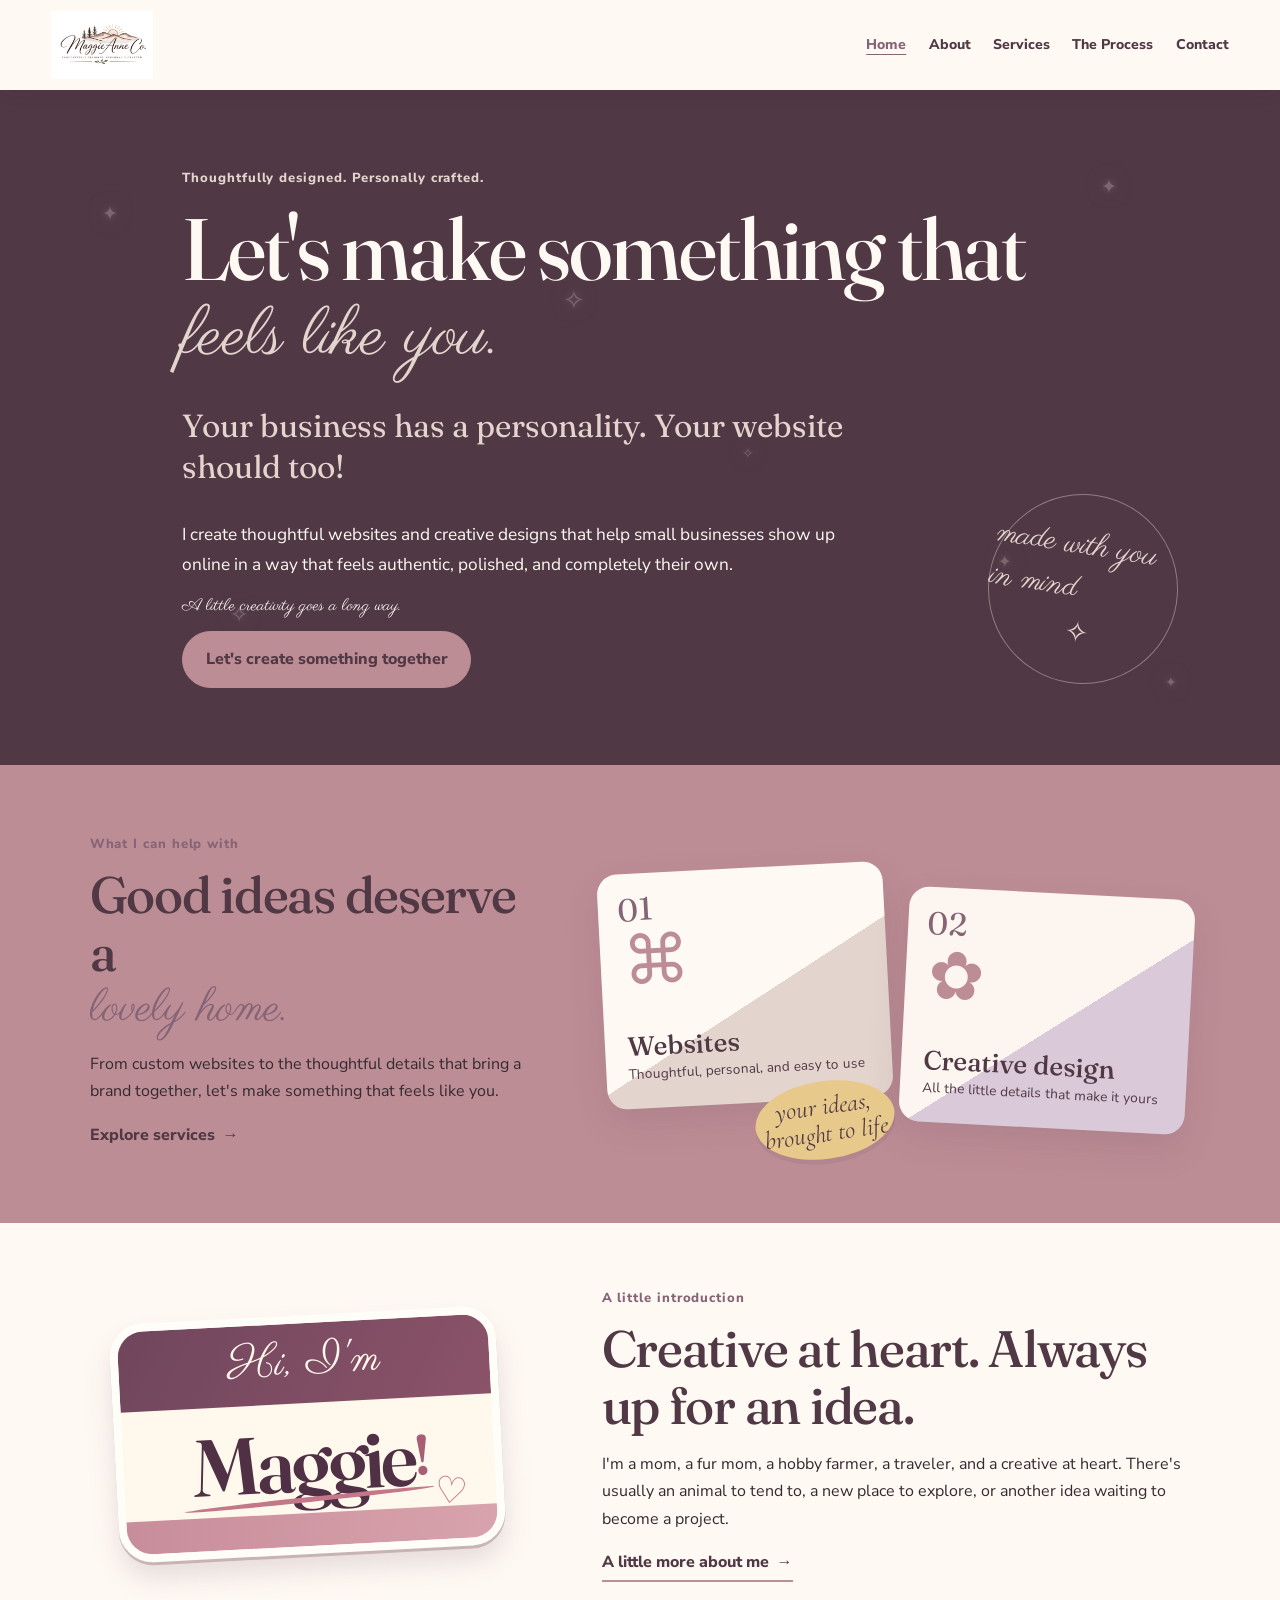
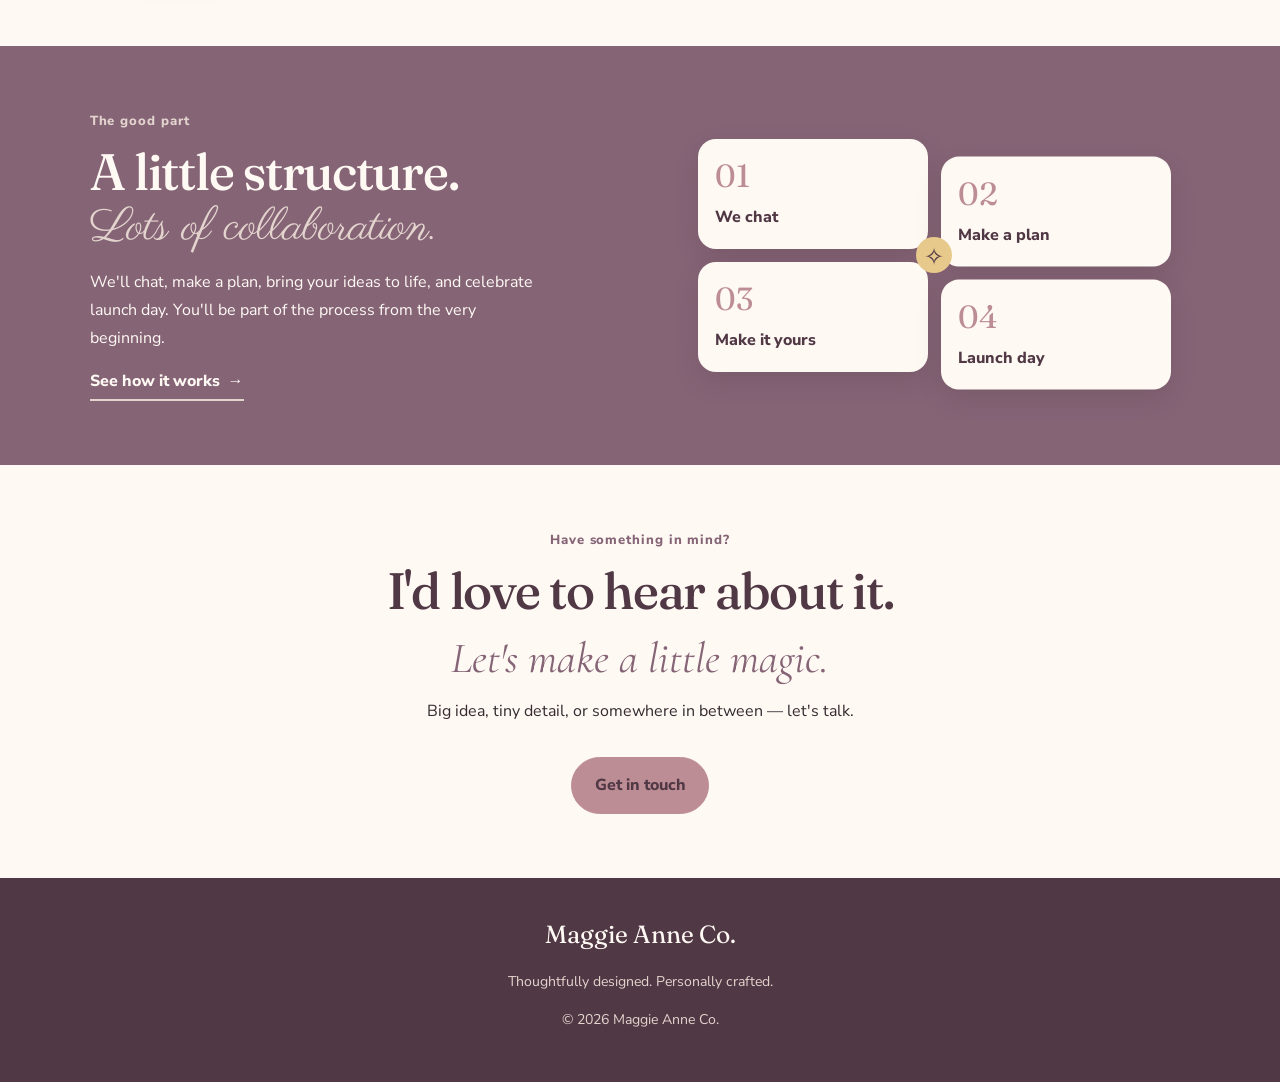
<file: index.html>
<!doctype html>
<html lang="en">
<head>
  <meta charset="utf-8"><meta name="viewport" content="width=device-width, initial-scale=1">
  <meta name="description" content="Thoughtfully designed websites and creative design from Maggie Anne Co.">
  <meta name="theme-color" content="#503845"><title>Home | Maggie Anne Co.</title>
  <link rel="stylesheet" href="style.css"><script src="script.js" defer></script>
</head>
<body>
<header class="site-header"><a class="brand" href="index.html" aria-label="Maggie Anne Co. home"><img src="assets/brand/Untitled%20design%20-%201.png" alt="Maggie Anne Co."></a><nav class="nav" aria-label="Main navigation"><a href="index.html" aria-current="page">Home</a><a href="about.html">About</a><a href="services.html">Services</a><a href="process.html">The Process</a><a href="contact.html">Contact</a></nav></header>
<main>
<section class="hero home-hero"><div class="sparkle-field" aria-hidden="true"><span class="sparkle s1">✦</span><span class="sparkle s2">✧</span><span class="sparkle s3">✦</span><span class="sparkle s4">✧</span><span class="sparkle s5">✦</span><span class="sparkle s6">✧</span><span class="sparkle s7">✦</span></div><div class="hero-inner">
<p class="eyebrow">Thoughtfully designed. Personally crafted.</p><h1>Let's make something that <span class="script-accent">feels like you.</span></h1><p class="hero-lede">Your business has a personality. Your website should too!</p><p>I create thoughtful websites and creative designs that help small businesses show up online in a way that feels authentic, polished, and completely their own.</p><p class="script-accent hero-script">A little creativity goes a long way.</p><a class="btn" href="contact.html">Let's create something together</a>
</div><div class="hero-side-note" aria-hidden="true"><span>made with you in mind</span><b>✧</b></div></section>
<section class="section rose home-offerings"><div class="section-inner home-feature-layout">
<div class="home-section-copy"><p class="eyebrow">What I can help with</p><h2>Good ideas deserve a <em class="script-accent">lovely home.</em></h2><p>From custom websites to the thoughtful details that bring a brand together, let's make something that feels like you.</p><a class="text-link" href="services.html">Explore services <span aria-hidden="true">→</span></a></div>
<div class="mini-showcase" aria-label="Creative services preview">
<a class="showcase-card showcase-web" href="services.html"><span class="showcase-number">01</span><span class="showcase-symbol">⌘</span><strong>Websites</strong><small>Thoughtful, personal, and easy to use</small></a>
<a class="showcase-card showcase-design" href="services.html"><span class="showcase-number">02</span><span class="showcase-symbol">✿</span><strong>Creative design</strong><small>All the little details that make it yours</small></a>
<div class="showcase-note script-accent cormorant-accent">your ideas, brought to life</div>
</div></div></section>
<section class="section intro-strip"><div class="section-inner intro-feature">
<div class="intro-script-panel" aria-label="Hi, I'm Maggie name tag sticker"><div class="name-tag-sticker"><div class="name-tag-top">Hi, I'm</div><div class="name-tag-main">Maggie<span>!</span></div><div class="name-tag-underline" aria-hidden="true"><span></span><b>♡</b></div><div class="name-tag-bottom" aria-hidden="true"></div></div></div>
<div class="intro-copy"><p class="eyebrow">A little introduction</p><h2>Creative at heart. Always up for an idea.</h2><p>I'm a mom, a fur mom, a hobby farmer, a traveler, and a creative at heart. There's usually an animal to tend to, a new place to explore, or another idea waiting to become a project.</p><a class="text-link" href="about.html">A little more about me <span aria-hidden="true">→</span></a></div>
</div></section>
<section class="section mauve home-process"><div class="section-inner home-feature-layout reverse">
<div class="home-section-copy light-copy"><p class="eyebrow">The good part</p><h2>A little structure. <em class="script-accent">Lots of collaboration.</em></h2><p>We'll chat, make a plan, bring your ideas to life, and celebrate launch day. You'll be part of the process from the very beginning.</p><a class="text-link" href="process.html">See how it works <span aria-hidden="true">→</span></a></div>
<div class="process-preview" aria-label="Four steps in the design process"><div class="preview-step"><b>01</b><span>We chat</span></div><div class="preview-step"><b>02</b><span>Make a plan</span></div><div class="preview-step"><b>03</b><span>Make it yours</span></div><div class="preview-step"><b>04</b><span>Launch day</span></div><span class="preview-spark">✧</span></div>
</div></section>
<section class="section final-invitation center"><div class="section-inner"><p class="eyebrow">Have something in mind?</p><h2>I'd love to hear about it.</h2><p class="script-accent closing-script cormorant-accent">Let's make a little magic.</p><p>Big idea, tiny detail, or somewhere in between — let's talk.</p><a class="btn" href="contact.html">Get in touch</a></div></section>
</main><footer class="site-footer"><div class="footer-mark">Maggie Anne Co.</div><p>Thoughtfully designed. Personally crafted.</p><p>© <span id="year"></span> Maggie Anne Co.</p></footer>
</body></html>
</file>
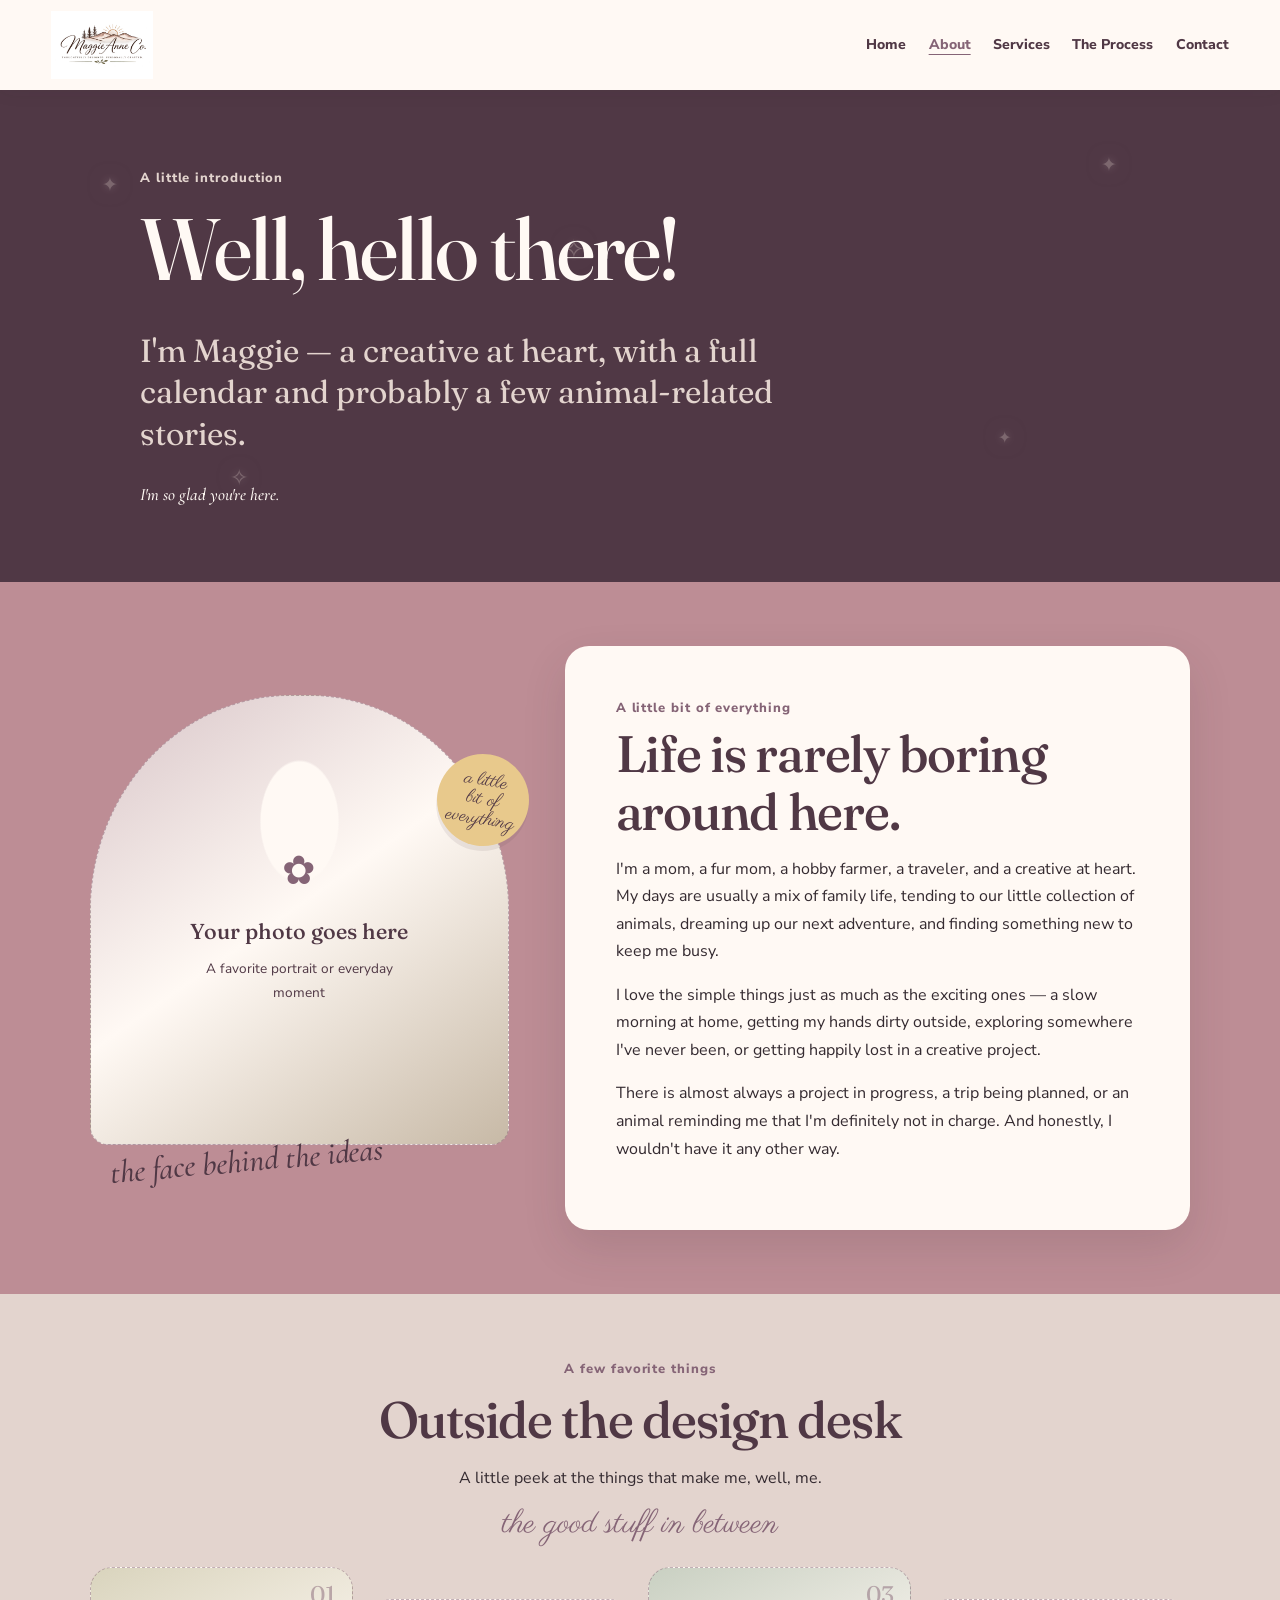
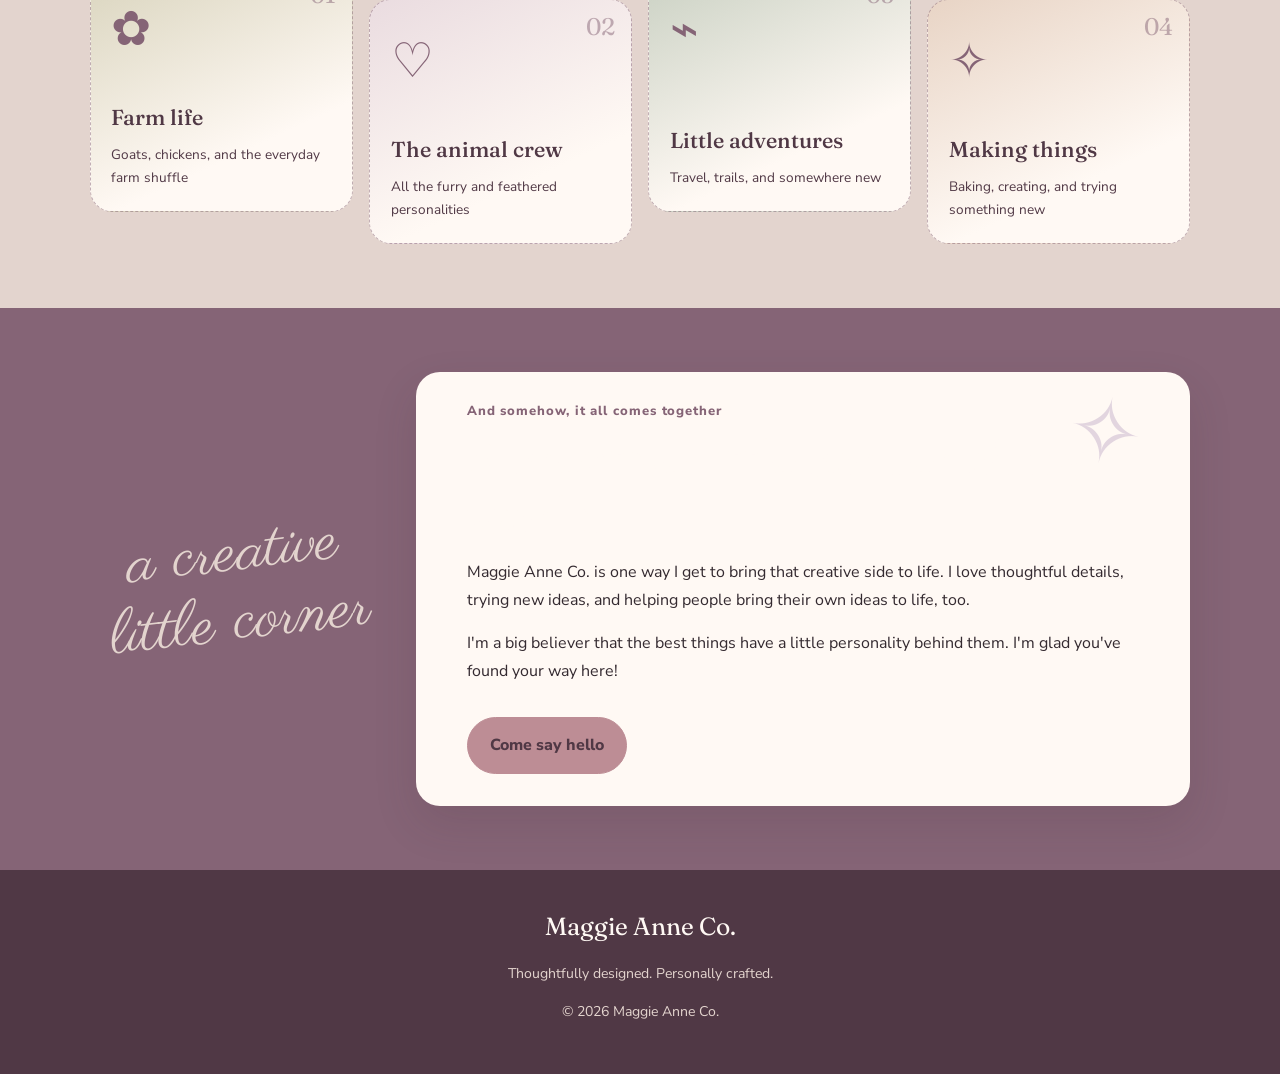
<file: about.html>
<!doctype html>
<html lang="en">
<head><meta charset="utf-8"><meta name="viewport" content="width=device-width, initial-scale=1"><meta name="description" content="A little about Maggie, the person behind Maggie Anne Co."><title>About | Maggie Anne Co.</title><link rel="stylesheet" href="style.css"><script src="script.js" defer></script></head>
<body class="about-page">
<header class="site-header"><a class="brand" href="index.html" aria-label="Maggie Anne Co. home"><img src="assets/brand/Untitled%20design%20-%201.png" alt="Maggie Anne Co."></a><nav class="nav" aria-label="Main navigation"><a href="index.html">Home</a><a href="about.html" aria-current="page">About</a><a href="services.html">Services</a><a href="process.html">The Process</a><a href="contact.html">Contact</a></nav></header>
<main>
<section class="hero about-hero"><div class="sparkle-field" aria-hidden="true"><span class="sparkle s1">✦</span><span class="sparkle s2">✧</span><span class="sparkle s3">✦</span><span class="sparkle s4">✧</span><span class="sparkle s5">✦</span></div><div class="hero-inner"><p class="eyebrow">A little introduction</p><h1>Well, hello there!</h1><p class="hero-lede">I'm Maggie — a creative at heart, with a full calendar and probably a few animal-related stories.</p><p class="script-accent hero-script">I'm so glad you're here.</p></div></section>
<section class="section rose"><div class="section-inner about-intro">
<div class="about-photo-composition"><div class="photo-placeholder photo-main"><span class="placeholder-icon">✿</span><strong>Your photo goes here</strong><small>A favorite portrait or everyday moment</small></div><span class="photo-caption script-accent">the face behind the ideas</span><span class="photo-sticker">a little<br>bit of<br>everything</span></div>
<div class="panel about-story"><p class="eyebrow">A little bit of everything</p><h2>Life is rarely boring around here.</h2><p>I'm a mom, a fur mom, a hobby farmer, a traveler, and a creative at heart. My days are usually a mix of family life, tending to our little collection of animals, dreaming up our next adventure, and finding something new to keep me busy.</p><p>I love the simple things just as much as the exciting ones — a slow morning at home, getting my hands dirty outside, exploring somewhere I've never been, or getting happily lost in a creative project.</p><p>There is almost always a project in progress, a trip being planned, or an animal reminding me that I'm definitely not in charge. And honestly, I wouldn't have it any other way.</p></div>
</div></section>
<section class="section cream"><div class="section-inner"><div class="section-heading"><p class="eyebrow">A few favorite things</p><h2>Outside the design desk</h2><p>A little peek at the things that make me, well, me.</p><span class="script-accent parisienne-accent section-script">the good stuff in between</span></div>
<div class="photo-grid editorial-photo-grid">
<div class="photo-placeholder farm-photo"><span class="placeholder-icon">✿</span><strong>Farm life</strong><small>Goats, chickens, and the everyday farm shuffle</small><span class="photo-index">01</span></div>
<div class="photo-placeholder animal-photo"><span class="placeholder-icon">♡</span><strong>The animal crew</strong><small>All the furry and feathered personalities</small><span class="photo-index">02</span></div>
<div class="photo-placeholder travel-photo"><span class="placeholder-icon">⌁</span><strong>Little adventures</strong><small>Travel, trails, and somewhere new</small><span class="photo-index">03</span></div>
<div class="photo-placeholder making-photo"><span class="placeholder-icon">✧</span><strong>Making things</strong><small>Baking, creating, and trying something new</small><span class="photo-index">04</span></div>
</div></div></section>
<section class="section mauve"><div class="section-inner about-ending"><div class="about-ending-mark script-accent parisienne-accent">a creative little corner</div><div class="panel panel-feature"><p class="eyebrow">And somehow, it all comes together</p><h2>A creative little corner of my world.</h2><p>Maggie Anne Co. is one way I get to bring that creative side to life. I love thoughtful details, trying new ideas, and helping people bring their own ideas to life, too.</p><p>I'm a big believer that the best things have a little personality behind them. I'm glad you've found your way here!</p><a class="btn" href="contact.html">Come say hello</a></div></div></section>
</main><footer class="site-footer"><div class="footer-mark">Maggie Anne Co.</div><p>Thoughtfully designed. Personally crafted.</p><p>© <span id="year"></span> Maggie Anne Co.</p></footer>
</body></html>
</file>
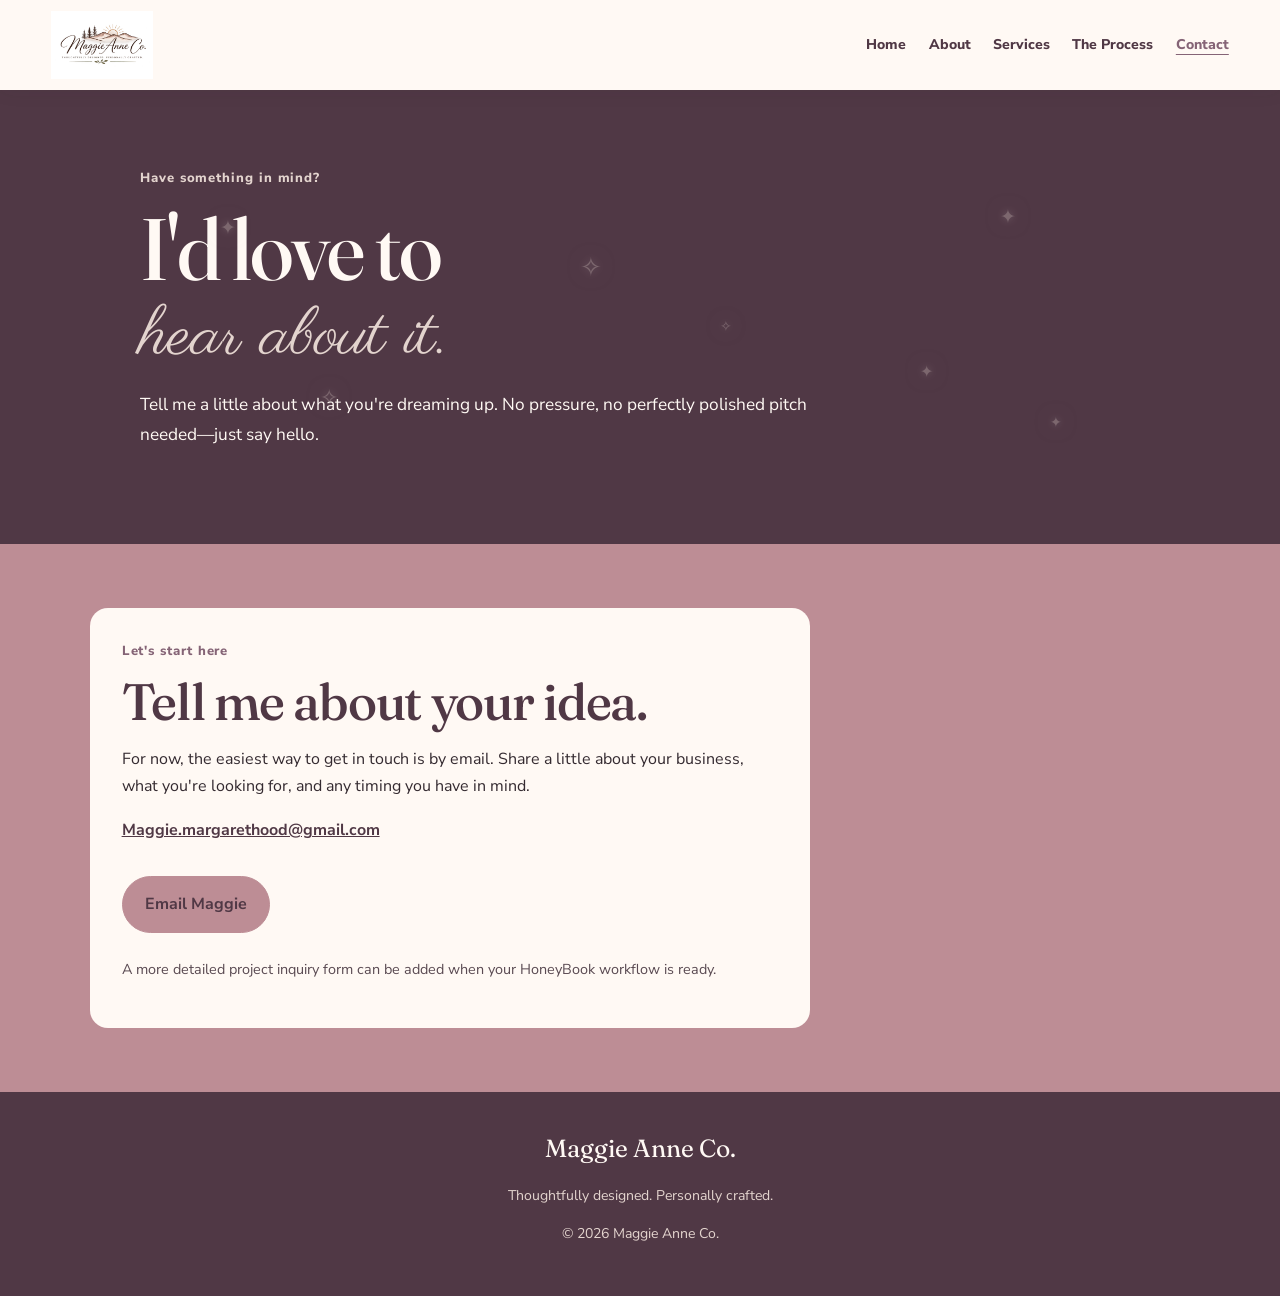
<file: contact.html>
<!doctype html><html lang="en"><head><meta charset="utf-8"><meta name="viewport" content="width=device-width,initial-scale=1"><meta name="description" content="Get in touch with Maggie Anne Co. about your website or creative design project."><title>Contact | Maggie Anne Co.</title><link rel="stylesheet" href="style.css"><script src="script.js" defer></script></head><body><header class="site-header"><a class="brand" href="index.html"><img src="assets/brand/Untitled%20design%20-%201.png" alt="Maggie Anne Co."></a><nav class="nav"><a href="index.html">Home</a><a href="about.html">About</a><a href="services.html">Services</a><a href="process.html">The Process</a><a aria-current="page" href="contact.html">Contact</a></nav></header><main><section class="hero"><div class="hero-inner"><div class="sparkle-field" aria-hidden="true"><span class="sparkle s1">✦</span><span class="sparkle s2">✧</span><span class="sparkle s3">✦</span><span class="sparkle s4">✧</span><span class="sparkle s5">✦</span><span class="sparkle s6">✧</span><span class="sparkle s7">✦</span></div><p class="eyebrow">Have something in mind?</p><h1>I'd love to <span class="script-accent">hear about it.</span></h1><p>Tell me a little about what you're dreaming up. No pressure, no perfectly polished pitch needed—just say hello.</p></div></section><section class="section rose"><div class="section-inner"><div class="contact-card"><p class="eyebrow">Let's start here</p><h2>Tell me about your idea.</h2><p>For now, the easiest way to get in touch is by email. Share a little about your business, what you're looking for, and any timing you have in mind.</p><p><a href="mailto:Maggie.margarethood@gmail.com?subject=Maggie%20Anne%20Co.%20Project%20Inquiry">Maggie.margarethood@gmail.com</a></p><a class="btn" href="mailto:Maggie.margarethood@gmail.com?subject=Maggie%20Anne%20Co.%20Project%20Inquiry">Email Maggie</a><p class="small-note">A more detailed project inquiry form can be added when your HoneyBook workflow is ready.</p></div></div></section></main><footer class="site-footer"><div class="footer-mark">Maggie Anne Co.</div><p>Thoughtfully designed. Personally crafted.</p><p>© <span id="year"></span> Maggie Anne Co.</p></footer></body></html>
</file>
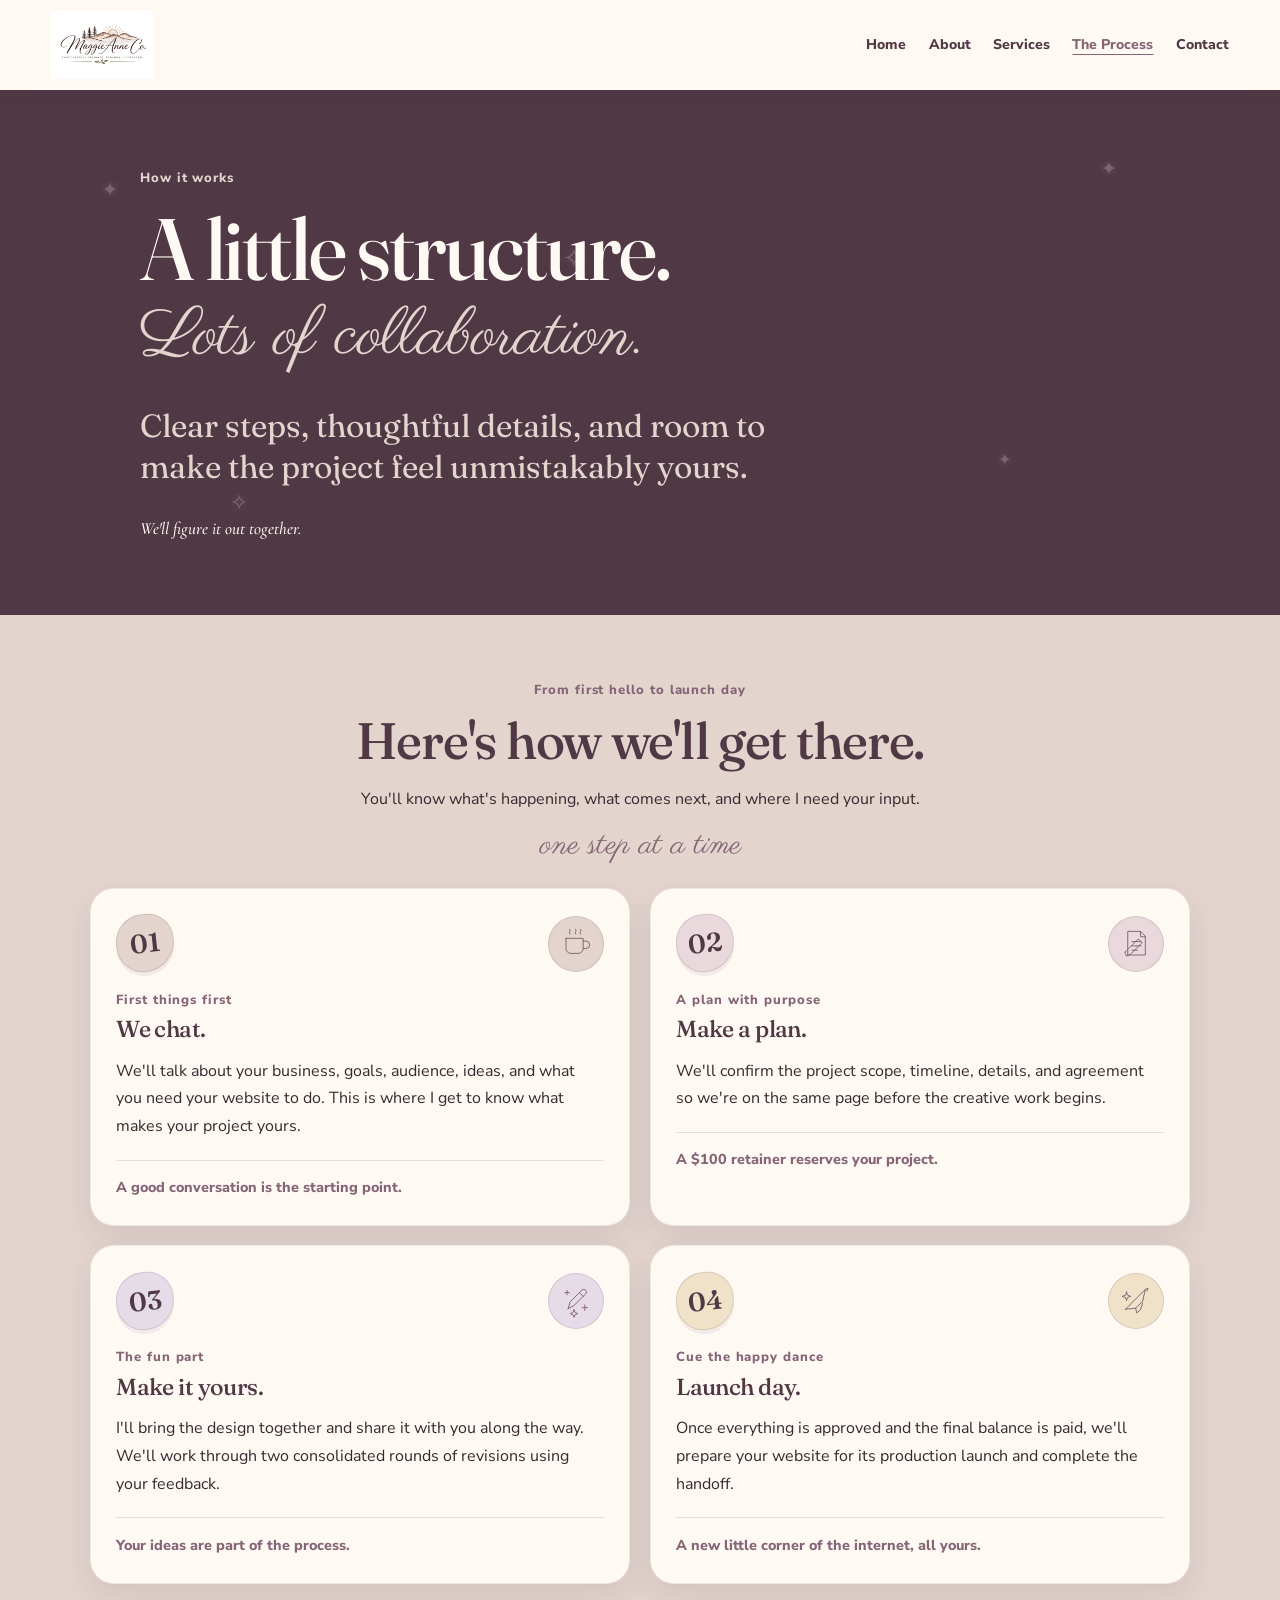
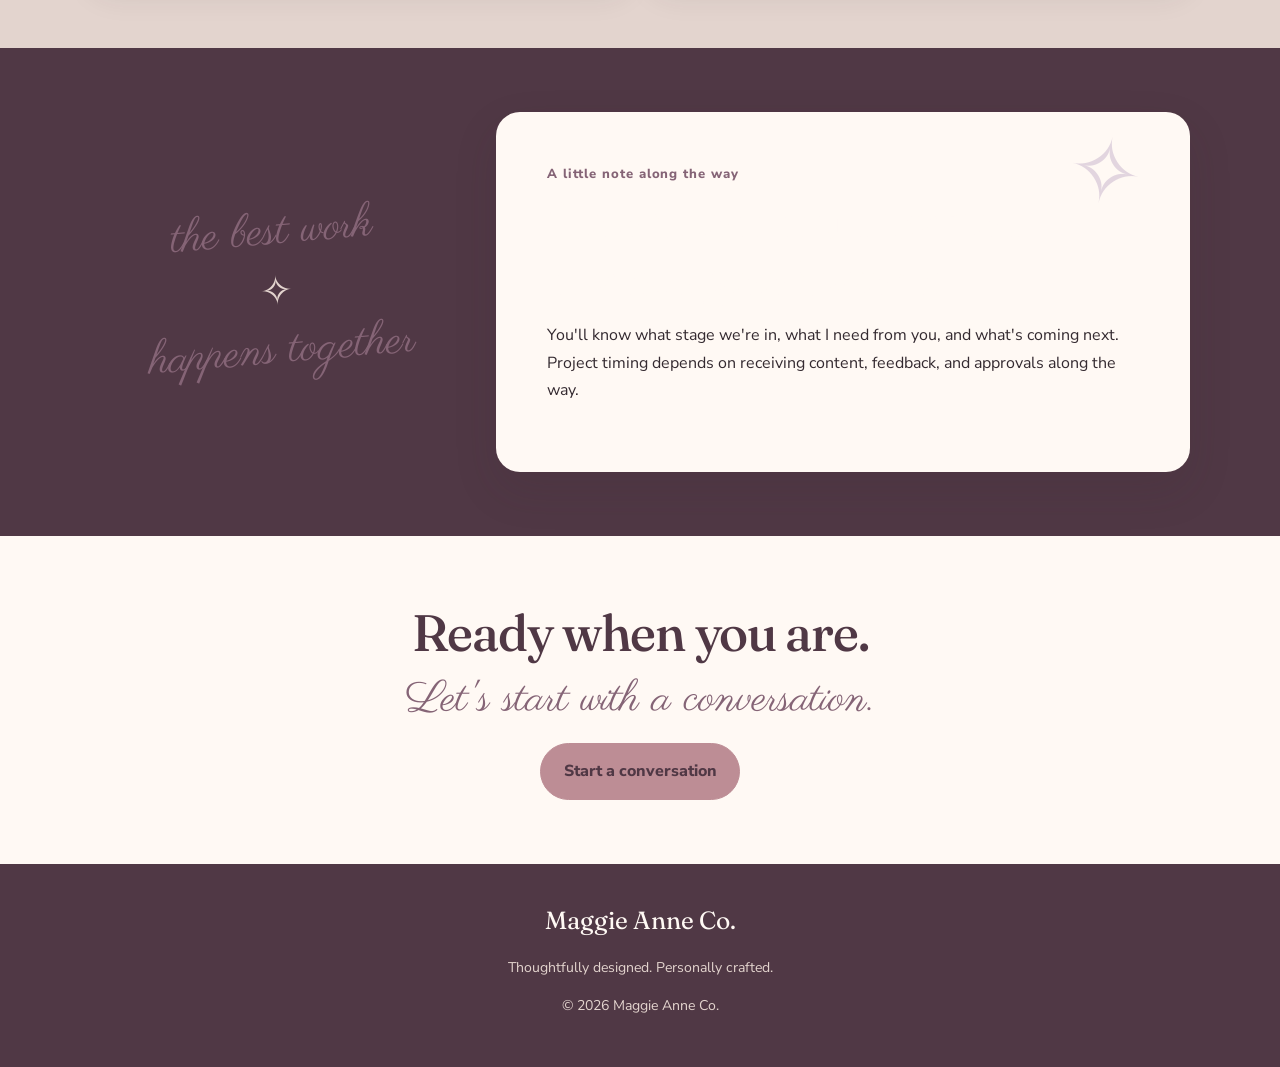
<file: process.html>
<!doctype html>
<html lang="en">
<head><meta charset="utf-8"><meta name="viewport" content="width=device-width, initial-scale=1"><meta name="description" content="A collaborative website design process, from first conversation to launch."><title>The process | Maggie Anne Co.</title><link rel="stylesheet" href="style.css"><script src="script.js" defer></script></head>
<body>
<header class="site-header"><a class="brand" href="index.html" aria-label="Maggie Anne Co. home"><img src="assets/brand/Untitled%20design%20-%201.png" alt="Maggie Anne Co."></a><nav class="nav" aria-label="Main navigation"><a href="index.html">Home</a><a href="about.html">About</a><a href="services.html">Services</a><a href="process.html" aria-current="page">The Process</a><a href="contact.html">Contact</a></nav></header>
<main>
<section class="hero process-hero"><div class="sparkle-field" aria-hidden="true"><span class="sparkle s1">✦</span><span class="sparkle s2">✧</span><span class="sparkle s3">✦</span><span class="sparkle s4">✧</span><span class="sparkle s5">✦</span></div><div class="hero-inner"><p class="eyebrow">How it works</p><h1>A little structure. <span class="script-accent">Lots of collaboration.</span></h1><p class="hero-lede">Clear steps, thoughtful details, and room to make the project feel unmistakably yours.</p><p class="script-accent cormorant-accent hero-script">We'll figure it out together.</p></div></section>
<section class="section cream"><div class="section-inner"><div class="section-heading"><p class="eyebrow">From first hello to launch day</p><h2>Here's how we'll get there.</h2><p>You'll know what's happening, what comes next, and where I need your input.</p><span class="script-accent section-script">one step at a time</span></div>
<div class="process-grid">
<article class="process-card"><div class="process-top"><span class="number">01</span><span class="process-icon" aria-hidden="true"><svg viewBox="0 0 64 64"><path d="M13 23h32v19a9 9 0 0 1-9 9H22a9 9 0 0 1-9-9V23Z"/><path d="M45 28h5a7 7 0 0 1 0 14h-5M20 15c-3-4 3-5 0-9M31 15c-3-4 3-5 0-9M40 15c-3-4 3-5 0-9"/></svg></span></div><p class="eyebrow">First things first</p><h3>We chat.</h3><p>We'll talk about your business, goals, audience, ideas, and what you need your website to do. This is where I get to know what makes your project yours.</p><span class="step-note">A good conversation is the starting point.</span></article>
<article class="process-card"><div class="process-top"><span class="number">02</span><span class="process-icon" aria-hidden="true"><svg viewBox="0 0 64 64"><path d="M17 10h23l9 9v35H17zM40 10v10h9M24 29h17M24 37h17M24 45h10"/><path d="m11 49 3 7 7-3 22-22-7-7-22 22Z"/></svg></span></div><p class="eyebrow">A plan with purpose</p><h3>Make a plan.</h3><p>We'll confirm the project scope, timeline, details, and agreement so we're on the same page before the creative work begins.</p><span class="step-note">A $100 retainer reserves your project.</span></article>
<article class="process-card"><div class="process-top"><span class="number">03</span><span class="process-icon" aria-hidden="true"><svg viewBox="0 0 64 64"><path d="m17 46 4-13L43 11a5 5 0 0 1 7 7L28 40l-11 6Z"/><path d="m38 16 7 7M15 12v8M11 16h8M48 39v10M43 44h10M28 48l2 5 5 2-5 2-2 5-2-5-5-2 5-2 2-5Z"/></svg></span></div><p class="eyebrow">The fun part</p><h3>Make it yours.</h3><p>I'll bring the design together and share it with you along the way. We'll work through two consolidated rounds of revisions using your feedback.</p><span class="step-note">Your ideas are part of the process.</span></article>
<article class="process-card"><div class="process-top"><span class="number">04</span><span class="process-icon" aria-hidden="true"><svg viewBox="0 0 64 64"><path d="M12 47 49 10l-5 22-13 13-19 2Z"/><path d="m31 45 2 9 7-6 4-13M49 10l5-2-2 5M14 15l2 6 6 2-6 2-2 6-2-6-6-2 6-2 2-6Z"/></svg></span></div><p class="eyebrow">Cue the happy dance</p><h3>Launch day.</h3><p>Once everything is approved and the final balance is paid, we'll prepare your website for its production launch and complete the handoff.</p><span class="step-note">A new little corner of the internet, all yours.</span></article>
</div></div></section>
<section class="section plum"><div class="section-inner communication-section"><div class="communication-ornament"><span class="script-accent">the best work</span><b>✧</b><span class="script-accent">happens together</span></div><div class="panel panel-feature"><p class="eyebrow">A little note along the way</p><h2>Good communication makes good work.</h2><p>You'll know what stage we're in, what I need from you, and what's coming next. Project timing depends on receiving content, feedback, and approvals along the way.</p></div></div></section>
<section class="section center final-invitation"><div class="section-inner"><h2>Ready when you are.</h2><p class="script-accent closing-script">Let's start with a conversation.</p><a class="btn" href="contact.html">Start a conversation</a></div></section>
</main><footer class="site-footer"><div class="footer-mark">Maggie Anne Co.</div><p>Thoughtfully designed. Personally crafted.</p><p>© <span id="year"></span> Maggie Anne Co.</p></footer>
</body></html>
</file>
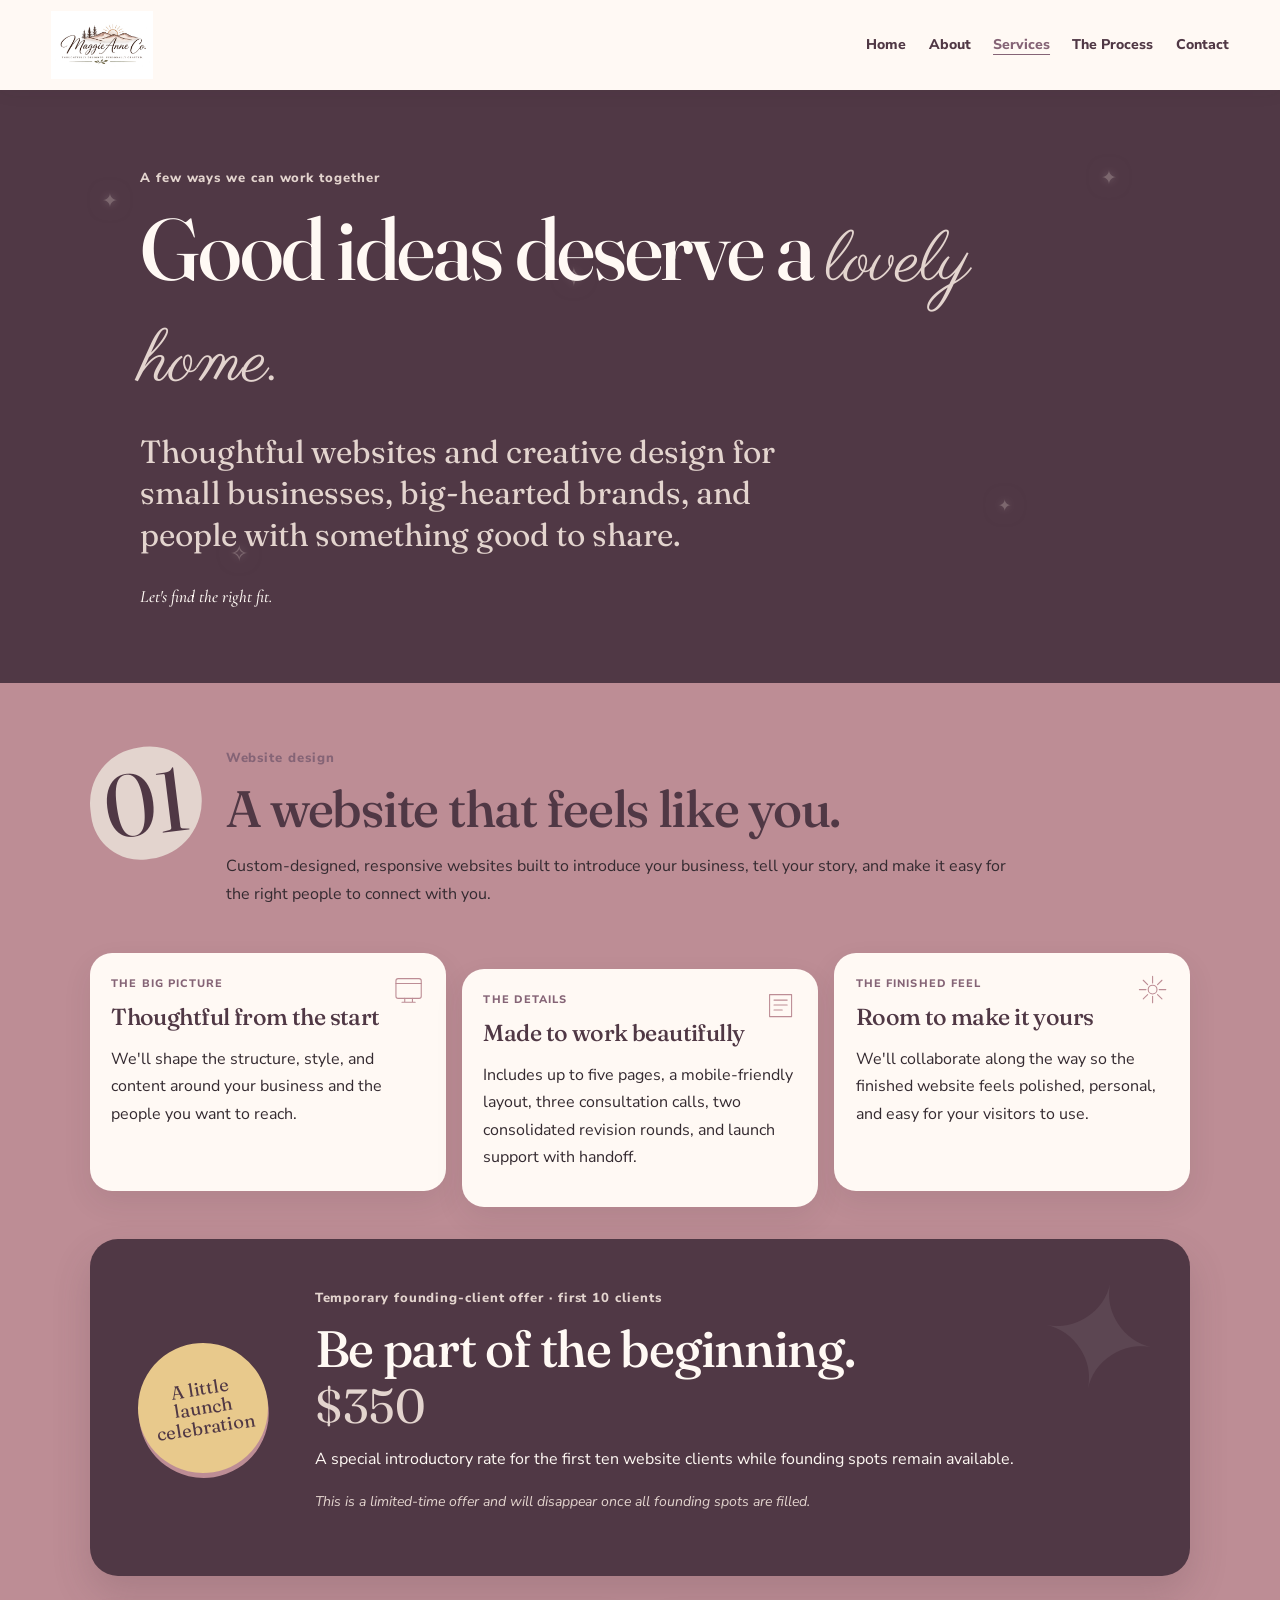
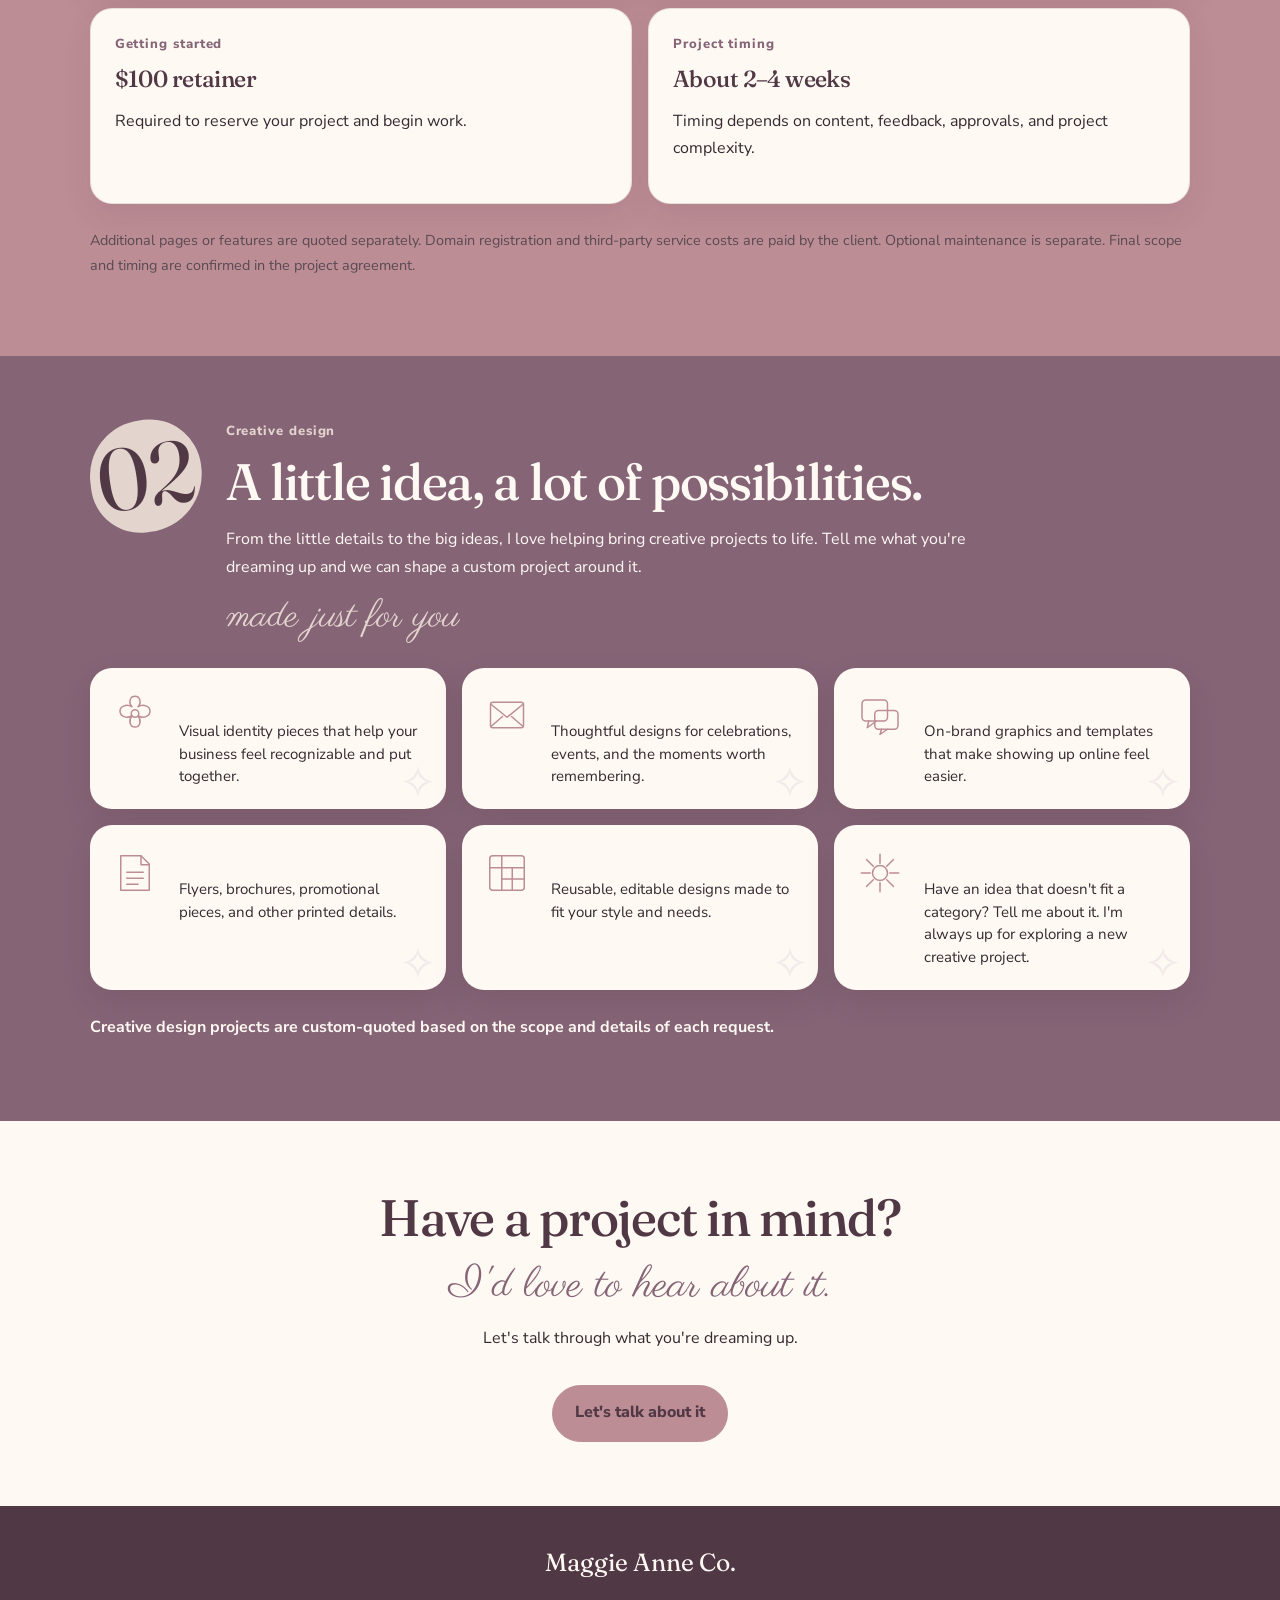
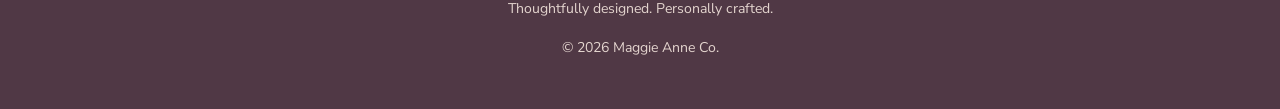
<file: services.html>
<!doctype html>
<html lang="en">
<head><meta charset="utf-8"><meta name="viewport" content="width=device-width, initial-scale=1"><meta name="description" content="Website design and creative design services from Maggie Anne Co."><title>Services | Maggie Anne Co.</title><link rel="stylesheet" href="style.css"><script src="script.js" defer></script></head>
<body>
<header class="site-header"><a class="brand" href="index.html" aria-label="Maggie Anne Co. home"><img src="assets/brand/Untitled%20design%20-%201.png" alt="Maggie Anne Co."></a><nav class="nav" aria-label="Main navigation"><a href="index.html">Home</a><a href="about.html">About</a><a href="services.html" aria-current="page">Services</a><a href="process.html">The Process</a><a href="contact.html">Contact</a></nav></header>
<main>
<section class="hero services-hero"><div class="sparkle-field" aria-hidden="true"><span class="sparkle s1">✦</span><span class="sparkle s2">✧</span><span class="sparkle s3">✦</span><span class="sparkle s4">✧</span><span class="sparkle s5">✦</span></div><div class="hero-inner"><p class="eyebrow">A few ways we can work together</p><h1>Good ideas deserve a <span class="script-accent">lovely home.</span></h1><p class="hero-lede">Thoughtful websites and creative design for small businesses, big-hearted brands, and people with something good to share.</p><p class="script-accent cormorant-accent hero-script">Let's find the right fit.</p></div></section>
<section class="section rose"><div class="section-inner">
<div class="service-heading"><span class="section-number">01</span><div><p class="eyebrow">Website design</p><h2>A website that feels like you.</h2><p>Custom-designed, responsive websites built to introduce your business, tell your story, and make it easy for the right people to connect with you.</p></div></div>
<div class="service-feature-grid">
<article class="service-card"><span class="card-doodle" aria-hidden="true"><svg viewBox="0 0 64 64" aria-hidden="true"><rect x="9" y="12" width="46" height="36" rx="4"/><path d="M9 21h46M25 48v7m14-7v7M20 55h24"/></svg></span><span class="card-kicker">The big picture</span><h3>Thoughtful from the start</h3><p>We'll shape the structure, style, and content around your business and the people you want to reach.</p></article>
<article class="service-card"><span class="card-doodle" aria-hidden="true"><svg viewBox="0 0 64 64" aria-hidden="true"><path d="M12 12h40v40H12zM20 22h24M20 31h24M20 40h15"/></svg></span><span class="card-kicker">The details</span><h3>Made to work beautifully</h3><p>Includes up to five pages, a mobile-friendly layout, three consultation calls, two consolidated revision rounds, and launch support with handoff.</p></article>
<article class="service-card"><span class="card-doodle" aria-hidden="true"><svg viewBox="0 0 64 64" aria-hidden="true"><path d="M32 8v12M32 44v12M8 32h12M44 32h12M15 15l8 8m18 18 8 8m0-34-8 8M23 41l-8 8"/><circle cx="32" cy="32" r="8"/></svg></span><span class="card-kicker">The finished feel</span><h3>Room to make it yours</h3><p>We'll collaborate along the way so the finished website feels polished, personal, and easy for your visitors to use.</p></article>
</div>
<aside class="founding-offer"><div class="offer-stamp">A little<br>launch<br>celebration</div><div><p class="eyebrow">Temporary founding-client offer · first 10 clients</p><h2>Be part of the beginning.</h2><p class="offer-price">$350</p><p>A special introductory rate for the first ten website clients while founding spots remain available.</p><p class="offer-footnote">This is a limited-time offer and will disappear once all founding spots are filled.</p></div></aside>
<div class="details-grid"><article class="detail-card"><p class="eyebrow">Getting started</p><h3>$100 retainer</h3><p>Required to reserve your project and begin work.</p></article><article class="detail-card"><p class="eyebrow">Project timing</p><h3>About 2–4 weeks</h3><p>Timing depends on content, feedback, approvals, and project complexity.</p></article></div>
<p class="small-note">Additional pages or features are quoted separately. Domain registration and third-party service costs are paid by the client. Optional maintenance is separate. Final scope and timing are confirmed in the project agreement.</p>
</div></section>
<section class="section mauve"><div class="section-inner">
<div class="service-heading service-heading-light"><span class="section-number">02</span><div><p class="eyebrow">Creative design</p><h2>A little idea, a lot of possibilities.</h2><p>From the little details to the big ideas, I love helping bring creative projects to life. Tell me what you're dreaming up and we can shape a custom project around it.</p><span class="script-accent service-script">made just for you</span></div></div>
<div class="creative-grid">
<article class="creative-card"><span class="creative-icon" aria-hidden="true"><svg viewBox="0 0 64 64" aria-hidden="true"><path d="M32 7c7 0 9 9 4 14 7-4 16-1 16 6s-9 10-16 6c5 6 3 15-4 15s-9-9-4-15c-7 4-16 1-16-6s9-10 16-6c-5-5-3-14 4-14Z"/><circle cx="32" cy="30" r="5"/></svg></span><div class="creative-card-copy"><h3>Branding & logos</h3><p>Visual identity pieces that help your business feel recognizable and put together.</p></div></article>
<article class="creative-card"><span class="creative-icon" aria-hidden="true"><svg viewBox="0 0 64 64" aria-hidden="true"><rect x="10" y="15" width="44" height="34" rx="3"/><path d="m11 18 21 17 21-17M11 47l15-13m27 13L38 34"/></svg></span><div class="creative-card-copy"><h3>Invitations & stationery</h3><p>Thoughtful designs for celebrations, events, and the moments worth remembering.</p></div></article>
<article class="creative-card"><span class="creative-icon" aria-hidden="true"><svg viewBox="0 0 64 64" aria-hidden="true"><rect x="8" y="12" width="34" height="28" rx="5"/><path d="m17 40-2 9 12-9"/><rect x="25" y="26" width="31" height="25" rx="5"/><path d="m34 51-2 7 10-7"/></svg></span><div class="creative-card-copy"><h3>Social media graphics</h3><p>On-brand graphics and templates that make showing up online feel easier.</p></div></article>
<article class="creative-card"><span class="creative-icon" aria-hidden="true"><svg viewBox="0 0 64 64" aria-hidden="true"><path d="M13 9h27l11 11v35H13z"/><path d="M40 9v12h11M21 31h22M21 39h22M21 47h15"/></svg></span><div class="creative-card-copy"><h3>Print & promotional design</h3><p>Flyers, brochures, promotional pieces, and other printed details.</p></div></article>
<article class="creative-card"><span class="creative-icon" aria-hidden="true"><svg viewBox="0 0 64 64" aria-hidden="true"><rect x="9" y="9" width="46" height="46" rx="4"/><path d="M9 25h46M25 9v46M39 25v30M25 40h30"/></svg></span><div class="creative-card-copy"><h3>Canva templates</h3><p>Reusable, editable designs made to fit your style and needs.</p></div></article>
<article class="creative-card"><span class="creative-icon" aria-hidden="true"><svg viewBox="0 0 64 64" aria-hidden="true"><path d="M32 7v12M32 45v12M7 32h12M45 32h12M14 14l9 9m18 18 9 9m0-36-9 9M23 41l-9 9"/><circle cx="32" cy="32" r="10"/></svg></span><div class="creative-card-copy"><h3>Something custom?</h3><p>Have an idea that doesn't fit a category? Tell me about it. I'm always up for exploring a new creative project.</p></div></article>
</div><p class="service-note">Creative design projects are custom-quoted based on the scope and details of each request.</p>
</div></section>
<section class="section center final-invitation"><div class="section-inner"><h2>Have a project in mind?</h2><p class="script-accent closing-script">I'd love to hear about it.</p><p>Let's talk through what you're dreaming up.</p><a class="btn" href="contact.html">Let's talk about it</a></div></section>
</main><footer class="site-footer"><div class="footer-mark">Maggie Anne Co.</div><p>Thoughtfully designed. Personally crafted.</p><p>© <span id="year"></span> Maggie Anne Co.</p></footer>
</body></html>
</file>
<file: style.css>
@import url('https://fonts.googleapis.com/css2?family=Cormorant+Garamond:ital,wght@1,400;1,500;1,600&family=Fraunces:opsz,wght@9..144,400;9..144,500;9..144,600&family=Nunito+Sans:wght@400;500;600;700;800&family=Parisienne&display=swap');
:root{--plum:#503845;--rose:#BD8D95;--cream:#E3D4CE;--mauve:#856476;--paper:#FFF9F4;--ink:#342A30;--sage:#85816A;--butter:#E8C98C;--lilac:#D9C9D9}
*{box-sizing:border-box}html{scroll-behavior:smooth}body{margin:0;background:var(--paper);color:var(--ink);font:16px/1.72 'Nunito Sans',Arial,sans-serif}a{color:inherit}img{max-width:100%;height:auto}
.site-header{display:flex;align-items:center;justify-content:space-between;gap:1.5rem;padding:.7rem clamp(1rem,4vw,4rem);background:var(--paper);position:sticky;top:0;z-index:10;box-shadow:0 2px 18px #342a3010}.brand{display:block;flex:0 1 auto;min-width:0}.brand img{display:block;width:min(205px,34vw);max-height:68px;object-fit:contain;object-position:left center}.nav{display:flex;gap:clamp(.65rem,1.8vw,1.4rem);align-items:center;flex-wrap:wrap}.nav a{text-decoration:none;font-size:.88rem;font-weight:800;color:var(--plum);white-space:nowrap}.nav a:hover,.nav a[aria-current=page]{color:var(--mauve);text-decoration:underline;text-underline-offset:5px}
.hero{padding:clamp(3.7rem,6vw,5.5rem) clamp(1.3rem,8vw,8rem);background:var(--plum);color:var(--paper);position:relative;overflow:hidden;isolation:isolate}.hero-inner{max-width:1000px;margin:auto;position:relative;z-index:1}.eyebrow{text-transform:none;letter-spacing:.07em;font-size:.82rem;font-weight:800;color:var(--mauve);margin:0 0 .65rem}.hero .eyebrow{color:var(--cream)}h1,h2,h3{font-family:'Fraunces',Georgia,serif;font-weight:500;line-height:1.12;letter-spacing:-.025em;color:var(--plum);margin-top:.2rem}h1{font-size:clamp(2.65rem,6.8vw,5.6rem);color:var(--paper);max-width:900px;margin:.35rem 0 1rem}h1 em{color:var(--cream);font-weight:500}h2{font-size:clamp(2rem,4vw,3.25rem);margin:.25rem 0 1rem}h3{font-size:1.45rem;margin:.25rem 0 .55rem}.hero p:not(.eyebrow){max-width:690px;color:var(--paper);font-size:1.08rem}.hero .hero-lede{font-family:'Fraunces',Georgia,serif;font-size:clamp(1.35rem,2.6vw,2rem)!important;line-height:1.3;color:var(--cream)!important;max-width:760px}.hero-aside{color:#F0DCE0!important;font-weight:700}
.script-accent{font-family:'Parisienne','Brush Script MT',cursive;font-weight:400;letter-spacing:0;color:var(--mauve);font-size:clamp(2.05rem,3.6vw,3rem);line-height:1.08}.hero-script{color:var(--cream);font-size:clamp(2.25rem,4vw,3.35rem);margin:.65rem 0 0}.btn{display:inline-block;padding:.85rem 1.4rem;border-radius:999px;background:var(--rose);color:var(--plum);font-weight:800;text-decoration:none;margin-top:1rem;border:1px solid var(--rose);transition:transform .2s ease,background .2s ease}.btn:hover{background:var(--cream);transform:translateY(-2px)}
.section{padding:clamp(3rem,5vw,4.5rem) clamp(1.3rem,7vw,7rem)}.section-inner{max-width:1120px;margin:auto}.section.rose{background:var(--rose)}.section.mauve{background:var(--mauve);color:var(--paper)}.section.mauve h2,.section.mauve h3,.section.plum h2{color:var(--paper)}.section.plum{background:var(--plum);color:var(--paper)}.section.cream{background:var(--cream)}
.panel{background:var(--paper);color:var(--ink);padding:clamp(1.5rem,4vw,3.2rem);border-radius:24px;box-shadow:0 18px 44px #342a3020;max-width:960px}.panel h2,.panel h3{color:var(--plum)}.panel-feature{position:relative;overflow:hidden}.panel-feature:after{content:'✧';position:absolute;right:clamp(1rem,4vw,3rem);top:1rem;font-size:clamp(3rem,7vw,6rem);line-height:1;color:var(--lilac);opacity:.75;transform:rotate(12deg)}.panel-feature>*{position:relative;z-index:1}.text-link{display:inline-flex;gap:.5rem;align-items:center;color:var(--plum);font-weight:800;text-decoration:none;border-bottom:2px solid var(--rose);padding-bottom:.2rem}.text-link span{transition:transform .2s}.text-link:hover span{transform:translateX(4px)}.center{text-align:center}
.site-footer{background:var(--plum);color:var(--cream);padding:2.2rem 1.3rem;text-align:center;font-size:.88rem}.footer-mark{font-family:'Fraunces',Georgia,serif;font-size:1.55rem;color:var(--paper)}.small-note{font-size:.9rem;color:#5A4A52;margin-top:1.5rem}
.sparkle-field{position:absolute;inset:0;pointer-events:none;overflow:hidden;z-index:0}.sparkle{position:absolute;display:block;color:var(--cream);text-shadow:0 0 7px #fff8,0 0 18px #BD8D95aa;opacity:.3;animation:twinkle 4.2s ease-in-out infinite}.sparkle.s1{top:16%;left:8%;font-size:1.2rem;animation-delay:.2s}.sparkle.s2{top:28%;left:44%;font-size:1.6rem;animation-delay:1.1s}.sparkle.s3{top:68%;left:78%;font-size:1rem;animation-delay:1.8s}.sparkle.s4{top:75%;left:18%;font-size:1.4rem;animation-delay:.7s}.sparkle.s5{top:12%;left:86%;font-size:1.2rem;animation-delay:2.2s}.sparkle.s6{top:52%;left:58%;font-size:.9rem;animation-delay:1.4s}.sparkle.s7{top:86%;left:91%;font-size:.9rem;animation-delay:2.7s}@keyframes twinkle{0%,100%{opacity:.12;transform:scale(.75) rotate(0)}45%{opacity:.8;transform:scale(1.2) rotate(22deg);filter:brightness(1.35)}65%{opacity:.35;transform:scale(.92) rotate(40deg)}}
.home-hero{min-height:490px;display:flex;align-items:center}.home-hero .hero-inner{max-width:850px;margin-left:max(0px,calc((100vw - 1120px)/2))}.hero-side-note{position:absolute;right:8%;bottom:12%;width:190px;height:190px;border:1px solid #e3d4ce70;border-radius:50%;display:flex;align-items:center;justify-content:center;flex-direction:column;transform:rotate(9deg);color:var(--cream);font:500 2rem 'Parisienne',cursive}.hero-side-note b{font:1.8rem 'Nunito Sans';margin-top:.2rem}.home-feature-layout{display:grid;grid-template-columns:.85fr 1.15fr;gap:clamp(2rem,6vw,5rem);align-items:center}.home-section-copy{max-width:460px}.home-section-copy h2 em{font-weight:500}.mini-showcase{min-height:330px;position:relative;display:grid;grid-template-columns:1fr 1fr;gap:1rem;align-items:center;padding:1rem 0 2rem}.showcase-card{min-height:235px;padding:1.4rem;border-radius:20px;background:var(--paper);color:var(--plum);text-decoration:none;box-shadow:0 15px 35px #50384520;display:flex;flex-direction:column;justify-content:flex-end;position:relative;overflow:hidden;transition:transform .25s}.showcase-card:hover{transform:translateY(-7px) rotate(-1deg)}.showcase-web{transform:rotate(-3deg);background:linear-gradient(150deg,#fff9f4 0 55%,#e3d4ce 55%)}.showcase-design{transform:translateY(25px) rotate(3deg);background:linear-gradient(145deg,#fdf5ef 0 55%,#d9c9d9 55%)}.showcase-number{position:absolute;top:1rem;left:1.2rem;font:2rem 'Fraunces',serif;color:var(--mauve)}.showcase-symbol{font-size:4.2rem;line-height:1;color:var(--rose);margin-bottom:auto;padding-top:2.1rem}.showcase-card strong{font:500 1.65rem 'Fraunces',serif}.showcase-card small{font-size:.85rem}.showcase-note{position:absolute;bottom:0;left:26%;background:var(--butter);color:var(--plum);border-radius:50%;width:140px;height:78px;display:grid;place-items:center;text-align:center;font-size:1.55rem;transform:rotate(-8deg);box-shadow:0 5px 0 #50384515}
.intro-feature{display:grid;grid-template-columns:.85fr 1.15fr;gap:clamp(2rem,6vw,5rem);align-items:center}.intro-script-panel{min-height:260px;display:flex;align-items:center;justify-content:center;position:relative;overflow:visible;transform:rotate(-2deg)}.name-tag-sticker{width:min(100%,440px);aspect-ratio:1.62;position:relative;display:flex;flex-direction:column;overflow:hidden;border:8px solid #fffdf8;border-radius:34px;background:#fff8ed;box-shadow:0 16px 28px #50384525,0 3px 0 #d8c6c2;transform:rotate(-1deg)}.name-tag-top{height:36%;display:flex;align-items:center;justify-content:center;background:linear-gradient(120deg,#70465d,#8b5369);color:#fff8ed;font:400 clamp(2rem,4vw,2.8rem)/1 'Parisienne',cursive;letter-spacing:.01em}.name-tag-main{flex:1;display:flex;align-items:center;justify-content:center;color:#503044;font:600 clamp(3.2rem,6.2vw,5rem)/.95 'Fraunces',Georgia,serif;letter-spacing:-.055em;padding:.1em .1em 0}.name-tag-main span{font-size:.68em;margin-left:.02em;color:#a75f75}.name-tag-underline{position:absolute;left:16%;right:8%;bottom:15%;height:12%;display:flex;align-items:center;color:#c47788}.name-tag-underline span{height:5px;flex:1;border-radius:50%;background:#c47788;transform:rotate(-3deg)}.name-tag-underline b{font:400 clamp(1.5rem,3vw,2.3rem)/1 'Nunito Sans',sans-serif;margin-left:-.1rem;transform:rotate(10deg)}.name-tag-bottom{height:15%;background:linear-gradient(90deg,#c88d9b,#d8a3ac);margin-top:auto}.intro-copy{max-width:610px}.intro-copy h2{margin-bottom:.8rem}
.home-process .home-feature-layout{grid-template-columns:1fr 1fr}.light-copy h2,.light-copy p{color:var(--paper)}.light-copy .eyebrow{color:var(--cream)}.light-copy .script-accent{color:var(--cream)}.light-copy .text-link{color:var(--paper);border-color:var(--cream)}.process-preview{display:grid;grid-template-columns:1fr 1fr;gap:.8rem;position:relative;padding:1.2rem}.preview-step{background:var(--paper);color:var(--plum);padding:1.1rem;border-radius:18px;min-height:110px;display:flex;flex-direction:column;justify-content:space-between;box-shadow:0 10px 25px #342a3025}.preview-step b{font:2rem 'Fraunces',serif;color:var(--rose)}.preview-step span{font-weight:800}.preview-step:nth-child(2){transform:translateY(1.1rem)}.preview-step:nth-child(4){transform:translateY(1.1rem)}.preview-spark{position:absolute;left:calc(50% - 18px);top:calc(50% - 18px);background:var(--butter);color:var(--plum);width:36px;height:36px;border-radius:50%;display:grid;place-items:center;font-size:1.5rem}.closing-script{font-size:2.7rem;margin:.2rem 0}.final-invitation{background:var(--paper)}
.about-intro{display:grid;grid-template-columns:.82fr 1.18fr;gap:2.5rem;align-items:center}.about-photo-composition{position:relative;padding:0 1rem 2.2rem 0}.photo-placeholder{min-height:230px;border:1.5px dashed #85647680;border-radius:22px;background:linear-gradient(145deg,#fff9f4 0%,#eadce0 52%,#e3d4ce 100%);display:flex;flex-direction:column;align-items:center;justify-content:center;text-align:center;padding:1.5rem;color:var(--plum);gap:.45rem;position:relative;overflow:hidden}.photo-placeholder strong{font-family:'Fraunces',Georgia,serif;font-size:1.35rem;font-weight:500}.photo-placeholder small{font-size:.85rem;max-width:230px}.photo-main{min-height:450px;border-radius:48% 48% 18px 18px;background:radial-gradient(ellipse at 50% 28%,#fff9f4 0 13%,transparent 13.5%),linear-gradient(145deg,#d8c5c8,#fff9f4 48%,#c7b9a6)}.placeholder-icon{font-size:2.5rem;color:var(--mauve)}.photo-caption{position:absolute;bottom:.1rem;left:1.3rem;font-size:2rem;color:var(--plum);transform:rotate(-5deg)}.photo-sticker{position:absolute;right:-.3rem;top:12%;width:92px;height:92px;border-radius:50%;background:var(--butter);color:var(--plum);display:grid;place-content:center;text-align:center;font:500 1.2rem/1 'Parisienne',cursive;transform:rotate(9deg);box-shadow:0 5px 0 #50384518}.about-story{max-width:none}.section-heading{max-width:720px;margin:0 auto 1.5rem;text-align:center}.section-script{display:block;font-size:2rem;margin-top:.2rem}.photo-grid{display:grid;grid-template-columns:repeat(4,1fr);gap:1rem;align-items:start}.photo-grid .photo-placeholder{min-height:245px;justify-content:flex-end;text-align:left;align-items:flex-start;padding:1.3rem}.photo-grid .photo-placeholder:nth-child(even){margin-top:2rem}.photo-grid .photo-placeholder:nth-child(odd){margin-bottom:1rem}.photo-grid .placeholder-icon{font-size:3rem;margin-bottom:auto}.photo-index{position:absolute;right:1rem;top:.8rem;font:1.5rem 'Fraunces',serif;color:#85647680}.farm-photo{background:linear-gradient(155deg,#d9d4bd,#fff9f4 70%)}.animal-photo{background:linear-gradient(155deg,#eadce0,#fff9f4 70%)}.travel-photo{background:linear-gradient(155deg,#c9d0c2,#fff9f4 70%)}.making-photo{background:linear-gradient(155deg,#e8d4c5,#fff9f4 70%)}.about-ending{display:grid;grid-template-columns:.55fr 1.45fr;gap:2rem;align-items:center}.about-ending-mark{font-size:clamp(2.8rem,5vw,4.5rem);color:var(--cream);text-align:center;transform:rotate(-7deg)}
.service-heading{display:grid;grid-template-columns:auto 1fr;gap:1.5rem;align-items:start;margin-bottom:1.8rem}.service-heading>div{max-width:800px}.section-number{font-family:'Fraunces',Georgia,serif;font-size:clamp(3rem,7vw,5.5rem);line-height:.95;color:var(--plum);background:var(--cream);border-radius:50% 46% 52% 44%;width:clamp(4.5rem,9vw,7rem);height:clamp(4.5rem,9vw,7rem);display:grid;place-items:center;transform:rotate(-7deg)}.service-heading-light .section-number{background:var(--cream);color:var(--plum)}.service-feature-grid{display:grid;grid-template-columns:repeat(3,1fr);gap:1rem}.service-card,.detail-card{background:var(--paper);border-radius:22px;padding:1.5rem;box-shadow:0 12px 30px #342a3015;position:relative;overflow:hidden}.service-card:nth-child(2){transform:translateY(1rem)}.service-card h3,.detail-card h3{color:var(--plum)}.card-doodle{font-size:2.5rem;color:var(--rose);display:block;margin-bottom:.3rem}.card-kicker{display:block;text-transform:uppercase;letter-spacing:.1em;font-size:.68rem;font-weight:800;color:var(--mauve);margin:.3rem 0}.founding-offer{margin:3rem 0 2rem;background:var(--plum);color:var(--paper);border-radius:28px;padding:clamp(1.5rem,4vw,3rem);display:grid;grid-template-columns:145px 1fr;gap:2rem;align-items:center;position:relative;overflow:hidden;box-shadow:0 18px 38px #50384530}.founding-offer:after{content:'✦';position:absolute;right:2rem;top:-1.3rem;font-size:9rem;color:#ffffff12;transform:rotate(12deg)}.founding-offer h2{color:var(--paper);margin:.1rem 0}.founding-offer .eyebrow{color:var(--cream)}.offer-stamp{width:130px;height:130px;border-radius:50%;background:var(--butter);color:var(--plum);display:grid;place-content:center;text-align:center;font-family:'Fraunces',Georgia,serif;font-size:1.15rem;line-height:1.05;transform:rotate(-9deg);box-shadow:0 5px 0 #bd8d95}.offer-price{font-family:'Fraunces',Georgia,serif;font-size:3rem;line-height:1;margin:.3rem 0;color:var(--cream)}.offer-footnote{font-size:.88rem;color:var(--cream);font-style:italic}.details-grid{display:grid;grid-template-columns:repeat(2,1fr);gap:1rem}.detail-card{border:1px solid #85647630}.detail-card .eyebrow{color:var(--mauve)}.service-heading-light .eyebrow{color:var(--cream)}.service-script{display:block;color:var(--cream);font-size:2.4rem;margin-top:.4rem}.creative-grid{display:grid;grid-template-columns:repeat(3,1fr);gap:1rem;margin-top:1.5rem}.creative-card{background:var(--paper);color:var(--ink);border-radius:22px;padding:1.35rem;min-height:175px;box-shadow:0 12px 30px #342a3020;transition:transform .2s ease;position:relative;overflow:hidden}.creative-card:after{content:'✧';position:absolute;right:1rem;bottom:-.9rem;font-size:4rem;color:#d9c9d955}.creative-card:hover{transform:translateY(-5px)}.creative-card>span{font-size:1.8rem;color:var(--rose)}.creative-card h3{color:var(--plum);font-size:1.25rem}.service-note{margin-top:1.5rem;color:var(--paper);font-weight:700}
.section-heading{max-width:720px;margin:0 auto 1.5rem;text-align:center}.process-grid{display:grid;grid-template-columns:repeat(2,1fr);gap:1.2rem;margin-top:1.5rem;position:relative}.process-card{background:var(--paper);border-radius:24px;padding:1.6rem;box-shadow:0 12px 30px #342a3018;border:1px solid #85647620;position:relative;overflow:hidden;transition:transform .2s,box-shadow .2s}.process-card:hover{transform:translateY(-4px);box-shadow:0 18px 36px #342a3025}.process-top{display:flex;justify-content:space-between;align-items:center;margin-bottom:1rem}.process-card .number{font-size:3rem;color:var(--mauve)}.process-icon{width:3.5rem;height:3.5rem;display:grid;place-items:center;border-radius:50%;background:var(--cream);color:var(--plum);font-size:1.6rem}.process-card:nth-child(2) .process-icon{background:#E9D9DC}.process-card:nth-child(3) .process-icon{background:#E6DCE8}.process-card:nth-child(4) .process-icon{background:#F0E2C9}.process-card .eyebrow{color:var(--mauve)}.step-note{display:block;border-top:1px solid #85647630;margin-top:1.2rem;padding-top:.9rem;color:var(--mauve);font-weight:800;font-size:.9rem}.communication-section{display:grid;grid-template-columns:.7fr 1.3fr;gap:2rem;align-items:center}.communication-ornament{display:flex;flex-direction:column;align-items:center;color:var(--cream);font-size:2.5rem;text-align:center;transform:rotate(-5deg)}.communication-ornament b{font-size:2.5rem;font-weight:400}
.contact-card{background:var(--paper);padding:2rem;border-radius:18px;max-width:720px}.contact-card a{color:var(--plum);font-weight:700}
@media(max-width:800px){.site-header{align-items:center;gap:.5rem}.brand img{width:150px;max-height:54px}.nav{justify-content:flex-end;gap:.45rem .8rem}.nav a{font-size:.78rem}.photo-grid{grid-template-columns:repeat(2,1fr)}.service-feature-grid{grid-template-columns:1fr}.service-card:nth-child(2){transform:none}.creative-grid{grid-template-columns:repeat(2,1fr)}.hero-side-note{right:3%;opacity:.6}.home-feature-layout,.intro-feature{gap:2rem}.about-ending{grid-template-columns:1fr}.about-ending-mark{margin-bottom:-1rem}}
@media(max-width:560px){.site-header{position:relative;flex-direction:column;align-items:center;padding:.65rem 1rem}.brand img{width:180px;max-height:56px;object-position:center}.nav{justify-content:center;gap:.55rem .9rem}.nav a{font-size:.78rem}.hero{padding:3.7rem 1.35rem}.hero:after{display:none}.section{padding-block:3rem}.home-feature-layout,.intro-feature,.home-process .home-feature-layout,.about-intro,.communication-section{grid-template-columns:1fr;gap:1.6rem}.hero-side-note{display:none}.mini-showcase{min-height:280px;gap:.6rem;padding:.5rem 0 2rem}.showcase-card{min-height:205px;padding:1rem}.showcase-card strong{font-size:1.35rem}.showcase-note{left:27%;width:125px}.intro-script-panel{min-height:190px;max-width:340px;margin:auto;width:100%}.intro-copy{padding:0 .2rem}.process-preview{padding:.3rem}.preview-step{min-height:95px}.photo-main{min-height:320px}.photo-grid{grid-template-columns:repeat(2,1fr);gap:.7rem}.photo-grid .photo-placeholder{min-height:200px;padding:1rem}.photo-grid .photo-placeholder:nth-child(even){margin-top:1rem}.photo-caption{font-size:1.7rem}.photo-sticker{width:78px;height:78px;font-size:1rem}.service-heading{grid-template-columns:1fr;gap:1rem}.section-number{width:4rem;height:4rem;font-size:2.8rem}.founding-offer{grid-template-columns:1fr;gap:1.2rem;margin-top:2rem}.offer-stamp{width:100px;height:100px;font-size:1rem}.details-grid,.process-grid,.creative-grid{grid-template-columns:1fr}.service-card:nth-child(2){transform:none}.communication-ornament{flex-direction:row;justify-content:center;gap:.6rem;font-size:2rem}.about-ending-mark{font-size:3rem}.panel-feature:after{font-size:3.5rem;right:1rem;top:.6rem}}
@media(prefers-reduced-motion:reduce){.sparkle{animation:none;opacity:.45}html{scroll-behavior:auto}.btn,.creative-card,.process-card,.showcase-card{transition:none}}


/* Refinements from mobile review */
.home-section-copy h2 .script-accent,
.light-copy h2 .script-accent{display:block;font-style:normal;margin-top:.08em}
.home-section-copy h2,.light-copy h2{max-width:100%}
.about-ending .panel-feature{padding-top:1.8rem;padding-bottom:2rem}
.about-ending .panel-feature .eyebrow{margin-bottom:.45rem}
.about-ending .panel-feature h2{display:block;margin:.1rem 0 .8rem;max-width:640px}
.service-card{padding:1.2rem 1.35rem}
.service-card .card-doodle{position:absolute;top:1.15rem;right:1.25rem;font-size:1.8rem;margin:0}
.service-card .card-kicker{padding-right:2.2rem;margin:.15rem 0 .65rem}
.service-card h3{max-width:92%;margin-bottom:.45rem}
@media(max-width:560px){
  .mini-showcase{display:grid;grid-template-columns:1fr;min-height:0;gap:.8rem;padding:.4rem 0 0}
  .showcase-card,.showcase-web,.showcase-design{display:grid;grid-template-columns:58px 1fr;grid-template-rows:auto auto;align-content:center;align-items:center;gap:.1rem 1rem;min-height:116px;padding:1rem 1.15rem;transform:none;border-radius:18px}
  .showcase-card:hover{transform:none}
  .showcase-number{top:.7rem;right:1rem;left:auto;font-size:1.15rem}
  .showcase-symbol{grid-column:1;grid-row:1/3;font-size:2.8rem;line-height:1;padding:0;margin:0;align-self:center}
  .showcase-card strong{grid-column:2;grid-row:1;font-size:1.35rem;align-self:end;padding-right:1.6rem}
  .showcase-card small{grid-column:2;grid-row:2;font-size:.82rem;line-height:1.35;align-self:start}
  .showcase-note{position:static;width:auto;max-width:260px;height:auto;min-height:0;padding:.55rem 1rem;margin:.1rem auto 0;border-radius:999px;display:block;text-align:center;font-size:1.45rem;transform:none}
  .home-section-copy h2 .script-accent,.light-copy h2 .script-accent{margin-top:.12em}
  .service-card{padding:1.15rem 1.25rem}
  .service-card .card-doodle{top:1rem;right:1.1rem}
  .service-card .card-kicker{margin-bottom:.45rem}
}


/* Compact creative-service cards with custom line-art illustrations */
.card-doodle{position:absolute;top:1rem;right:1.2rem;width:2.2rem;height:2.2rem;color:var(--rose);margin:0}
.card-doodle svg,.creative-icon svg{width:100%;height:100%;fill:none;stroke:currentColor;stroke-width:2;stroke-linecap:round;stroke-linejoin:round}
.creative-card{display:grid;grid-template-columns:3.25rem 1fr;gap:1rem;align-items:start;min-height:0;padding:1.35rem}
.creative-icon{display:block;width:3rem;height:3rem;color:var(--rose);margin:.1rem 0 0}
.creative-card-copy{min-width:0}
.creative-card h3{margin:.05rem 0 .45rem;font-size:1.22rem;line-height:1.18}
.creative-card p{margin:0;font-size:.94rem;line-height:1.5}
.creative-card:after{font-size:2.8rem;right:.55rem;bottom:-.8rem}
@media(max-width:560px){
 .creative-grid{grid-template-columns:1fr;gap:.75rem}
 .creative-card{grid-template-columns:2.7rem 1fr;gap:.9rem;padding:1.05rem 1.15rem;min-height:0}
 .creative-icon{width:2.5rem;height:2.5rem}
 .creative-card h3{font-size:1.18rem}
 .creative-card p{font-size:.9rem;line-height:1.45}
 .card-doodle{width:1.9rem;height:1.9rem;top:.85rem;right:1rem}
}

/* Boutique script refinement: flowing handwritten accents, restrained and readable */
.script-accent{font-family:'Parisienne','Brush Script MT',cursive;font-weight:400}
.hero h1 .script-accent{display:block;color:var(--cream);font-size:clamp(2.8rem,5.2vw,4.6rem);line-height:1.05;margin-top:.08em}
.section .script-accent{font-weight:400}
@media(max-width:560px){.hero h1 .script-accent{font-size:clamp(2.35rem,11vw,3.35rem)}}


/* Latest review refinements */
.intro-script-panel{padding:1.5rem;overflow:visible}
.name-tag-top{font-size:clamp(2rem,8vw,2.8rem)}.name-tag-main{font-size:clamp(3.2rem,11vw,5rem)}
.process-icon svg{display:block;width:2.15rem;height:2.15rem;fill:none;stroke:currentColor;stroke-width:1.8;stroke-linecap:round;stroke-linejoin:round}
.process-icon{background:var(--cream);color:var(--mauve);border:1px solid #85647635}
.panel .eyebrow{margin-bottom:.35rem}
.panel .eyebrow+h2{margin-top:.08rem;margin-bottom:.65rem}
.about-ending .panel-feature .eyebrow{margin-bottom:.35rem}
.about-ending .panel-feature h2{margin:.08rem 0 .65rem}
.process-card .eyebrow{margin-bottom:.28rem}
.process-card .eyebrow+h3{margin-top:.04rem}
.communication-section .panel .eyebrow+h2{margin-top:.08rem}
@media(max-width:560px){
 .intro-script-panel{min-height:190px;padding:1.25rem}
 .name-tag-sticker{width:min(100%,380px);border-width:7px;border-radius:27px}.name-tag-main{font-size:clamp(3rem,13vw,4.2rem)}
 .process-icon svg{width:2rem;height:2rem}
}


/* Selective Caveat accents and Services hero alignment */
.cormorant-accent{font-family:'Cormorant Garamond',Georgia,serif;font-style:italic;font-weight:500}
.cormorant-heading{font-family:'Cormorant Garamond',Georgia,serif;font-style:italic;font-weight:500;font-size:clamp(2.4rem,4.4vw,3.6rem);line-height:1.08;letter-spacing:0}
.about-page .script-accent{font-family:'Cormorant Garamond',Georgia,serif;font-style:italic;font-weight:500}.about-page .photo-sticker{font-family:'Parisienne',cursive;font-style:normal;font-weight:400}
.services-hero h1 .script-accent{display:inline;font-size:.82em;line-height:1;margin:0;vertical-align:baseline;white-space:normal}

/* Parisienne accents requested for selected About page phrases */
.about-page .parisienne-accent{font-family:'Parisienne',cursive;font-style:normal;font-weight:400;text-transform:lowercase}

/* Process step numbers: small, soft badge treatment */
.process-card .number{width:3.65rem;height:3.65rem;display:grid;place-items:center;border-radius:48% 44% 52% 46%;background:var(--cream);border:1px solid #85647635;color:var(--plum);font:600 1.65rem/1 'Fraunces',Georgia,serif;box-shadow:0 4px 0 #50384512;transform:rotate(-6deg)}
.process-card:nth-child(2) .number{background:#E9D9DC}
.process-card:nth-child(3) .number{background:#E6DCE8}
.process-card:nth-child(4) .number{background:#F0E2C9}
</file>
